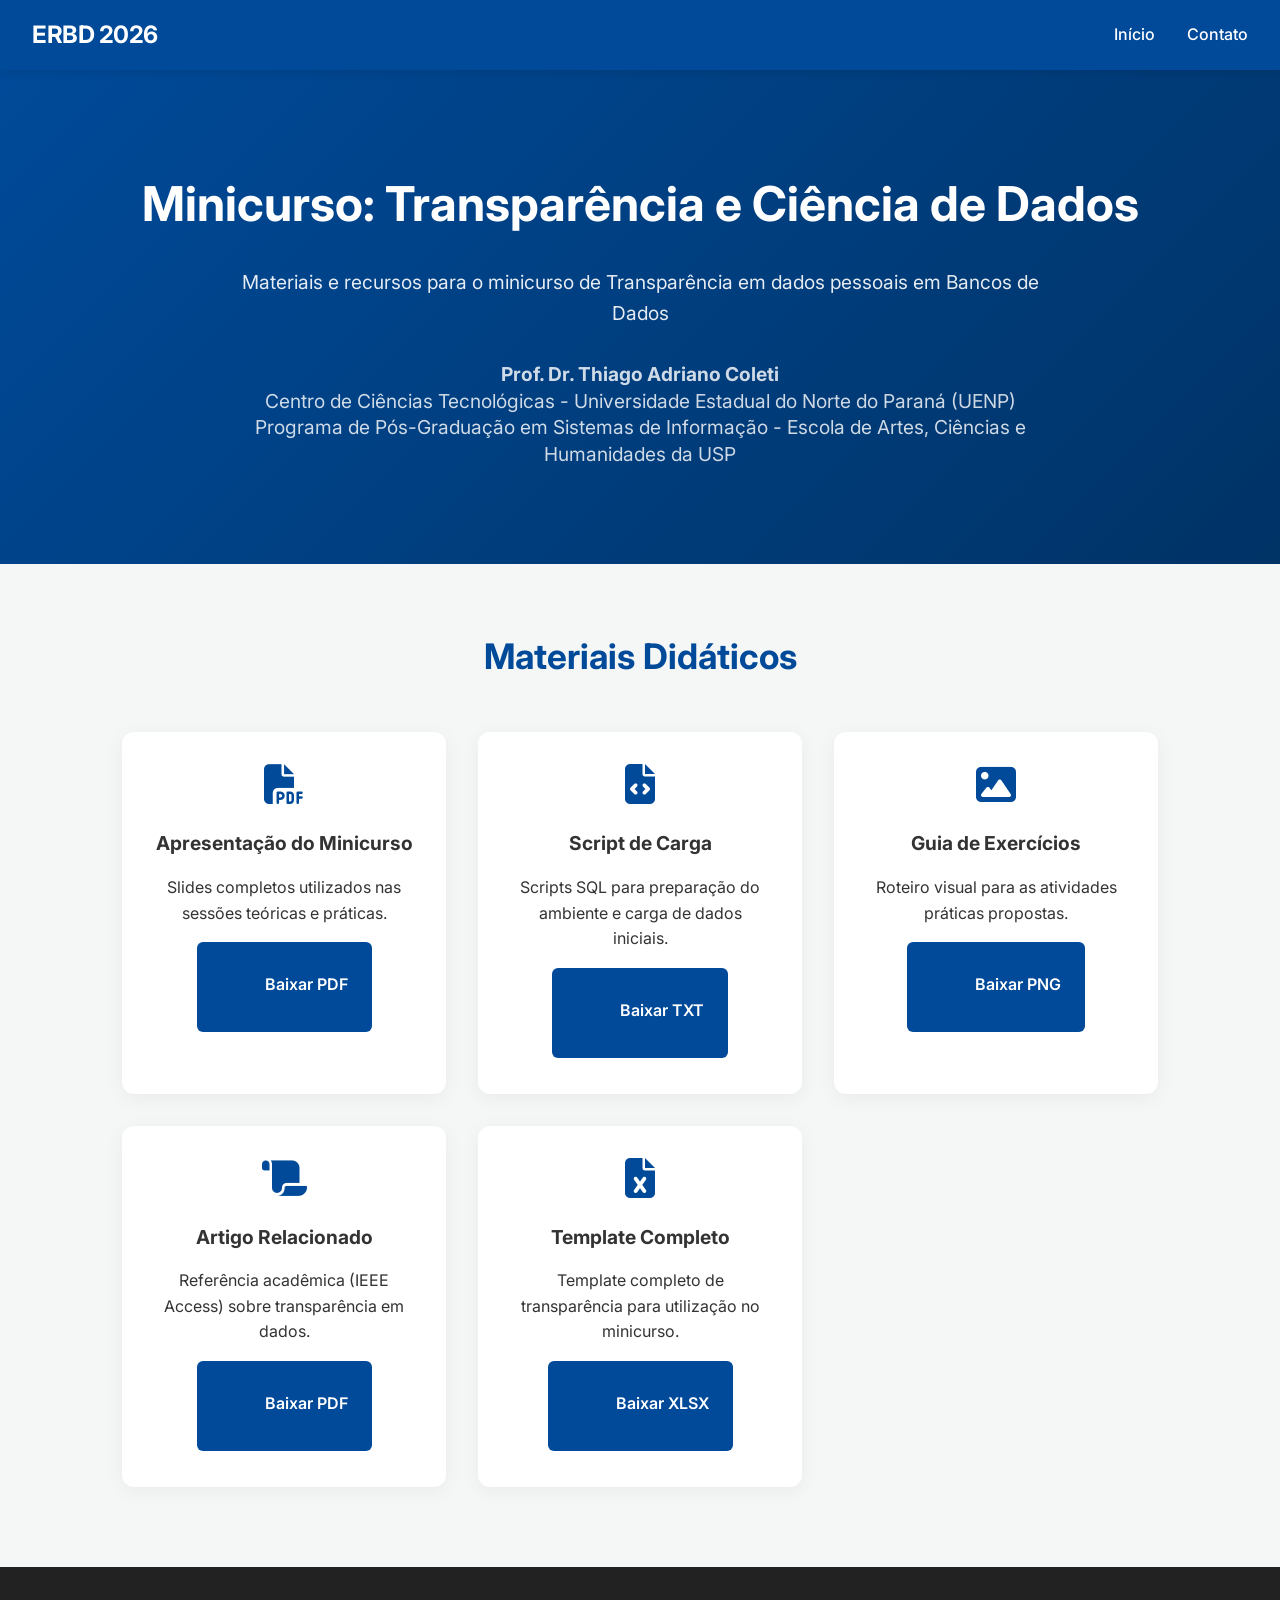
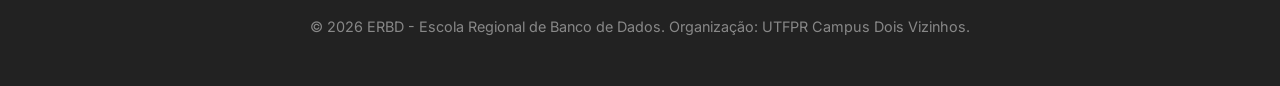
<file: index.html>
<!DOCTYPE html>
<html lang="pt-BR">

<head>
    <meta charset="UTF-8">
    <meta name="viewport" content="width=device-width, initial-scale=1.0">
    <title>Minicurso ERBD 2026 - Transparência em Dados</title>
    <meta name="description"
        content="Site de divulgação de materiais do minicurso da Escola Regional de Banco de Dados (ERBD) 2026.">
    <link rel="stylesheet" href="style.css">
    <!-- Font Awesome for icons -->
    <link rel="stylesheet" href="https://cdnjs.cloudflare.com/ajax/libs/font-awesome/6.4.0/css/all.min.css">
    <!-- Google Fonts -->
    <link rel="preconnect" href="https://fonts.googleapis.com">
    <link rel="preconnect" href="https://fonts.gstatic.com" crossorigin>
    <link href="https://fonts.googleapis.com/css2?family=Inter:wght@400;500;600;700&display=swap" rel="stylesheet">
</head>

<body>
    <header>
        <div class="logo-container">
            <span class="logo-text">ERBD 2026</span>
        </div>
        <nav>
            <ul>
                <li><a href="index.html">Início</a></li>
                <li><a href="contact.html">Contato</a></li>
            </ul>
        </nav>
    </header>

    <main>
        <section class="hero">
            <div class="hero-content">
                <h1>Minicurso: Transparência e Ciência de Dados</h1>
                <p>Materiais e recursos para o minicurso de Transparência em dados pessoais em Bancos de Dados</p>
                <div class="instructor-info" style="margin-top: 2rem; opacity: 0.9; font-size: 1rem; line-height: 1.4;">
                    <p><strong>Prof. Dr. Thiago Adriano Coleti</strong></p>
                    <p>Centro de Ciências Tecnológicas - Universidade Estadual do Norte do Paraná (UENP)</p>
                    <p>Programa de Pós-Graduação em Sistemas de Informação - Escola de Artes, Ciências e Humanidades da
                        USP</p>
                </div>
        </section>

        <section id="materiais" class="container">
            <h2>Materiais Didáticos</h2>
            <div class="materials-grid">
                <!-- Material 1 -->
                <div class="material-card">
                    <i class="fas fa-file-pdf"></i>
                    <h3>Apresentação do Minicurso</h3>
                    <p>Slides completos utilizados nas sessões teóricas e práticas.</p>
                    <a href="Minicurso-Transparencia-ERBD-2026.pdf" target="_blank" class="btn-download">
                        <i class="fas fa-download"></i> Baixar PDF
                    </a>
                </div>

                <!-- Material 2 -->
                <div class="material-card">
                    <i class="fas fa-file-code"></i>
                    <h3>Script de Carga</h3>
                    <p>Scripts SQL para preparação do ambiente e carga de dados iniciais.</p>
                    <a href="script_carga_dados.txt" class="btn-download" target="_blank">
                        <i class="fas fa-download"></i> Baixar TXT
                    </a>
                </div>

                <!-- Material 3 -->
                <div class="material-card">
                    <i class="fas fa-image"></i>
                    <h3>Guia de Exercícios</h3>
                    <p>Roteiro visual para as atividades práticas propostas.</p>
                    <a href="Exercicio_minicurso_erbd.png" target="_blank" class="btn-download">
                        <i class="fas fa-download"></i> Baixar PNG
                    </a>
                </div>

                <!-- Material 4 -->
                <div class="material-card">
                    <i class="fas fa-scroll"></i>
                    <h3>Artigo Relacionado</h3>
                    <p>Referência acadêmica (IEEE Access) sobre transparência em dados.</p>
                    <a href="2020_Paper_IEEE_Access.pdf" class="btn-download" target="_blank">
                        <i class="fas fa-download"></i> Baixar PDF
                    </a>
                </div>

                <!-- Material 5 -->
                <div class="material-card">
                    <i class="fas fa-file-excel"></i>
                    <h3>Template Completo</h3>
                    <p>Template completo de transparência para utilização no minicurso.</p>
                    <a href="template_transparencia_completo.rar" target="_blank" class="btn-download"
                        download="template_transparencia_completo.xlsx">
                        <i class="fas fa-download"></i> Baixar XLSX
                    </a>
                </div>


            </div>
        </section>
    </main>

    <footer>
        <p>&copy; 2026 ERBD - Escola Regional de Banco de Dados. Organização: UTFPR Campus Dois Vizinhos.</p>
    </footer>

    <script src="app.js"></script>
</body>

</html>
</file>
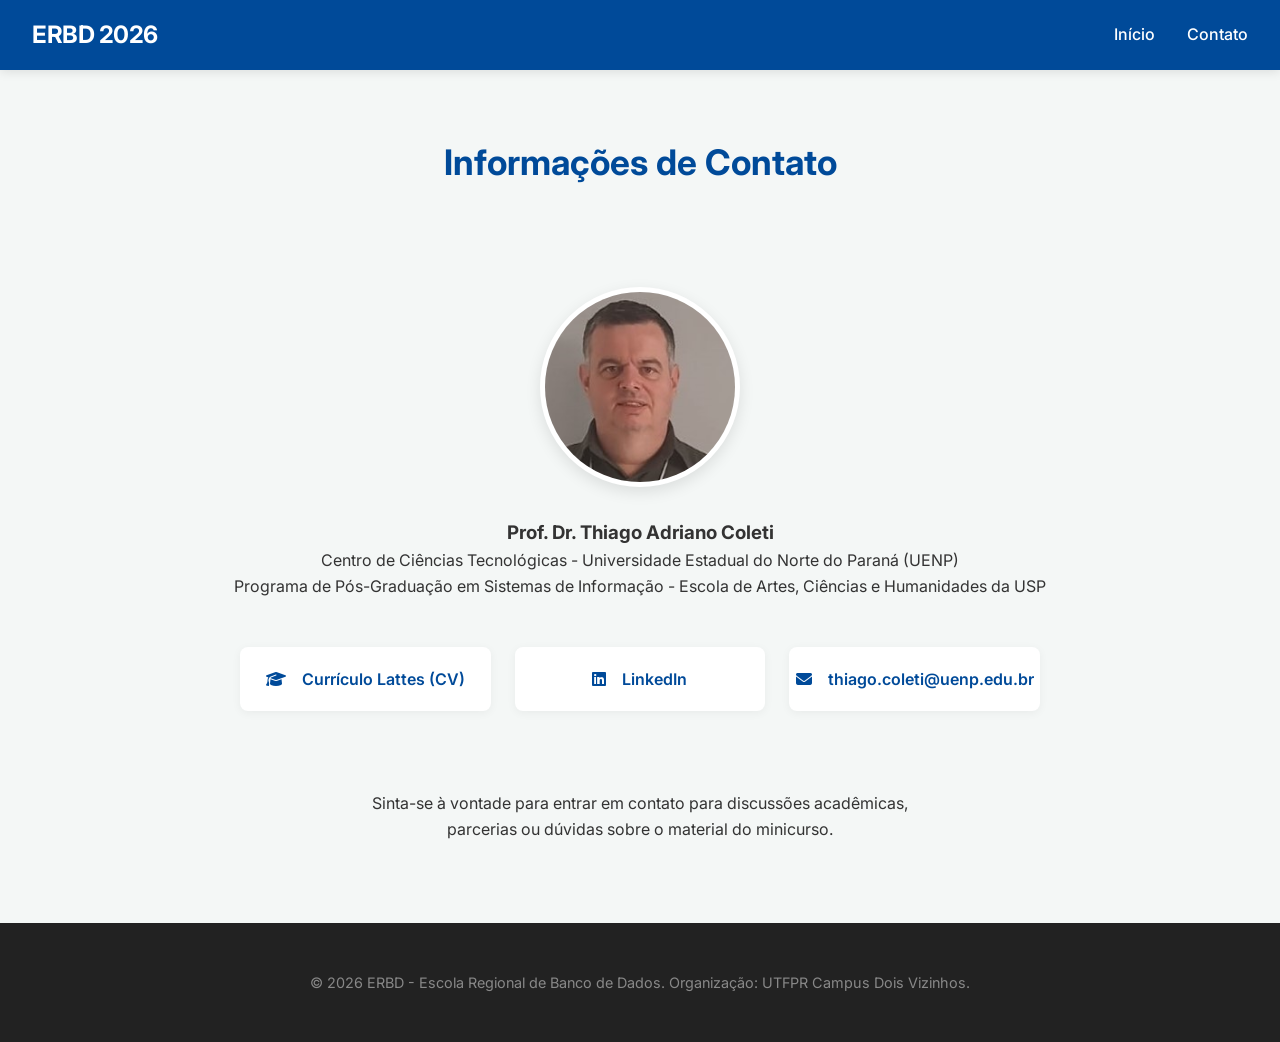
<file: contact.html>
<!DOCTYPE html>
<html lang="pt-BR">

<head>
    <meta charset="UTF-8">
    <meta name="viewport" content="width=device-width, initial-scale=1.0">
    <title>Contato - Minicurso ERBD 2026</title>
    <link rel="stylesheet" href="style.css">
    <link rel="stylesheet" href="https://cdnjs.cloudflare.com/ajax/libs/font-awesome/6.4.0/css/all.min.css">
    <link rel="preconnect" href="https://fonts.googleapis.com">
    <link rel="preconnect" href="https://fonts.gstatic.com" crossorigin>
    <link href="https://fonts.googleapis.com/css2?family=Inter:wght@400;500;600;700&display=swap" rel="stylesheet">
</head>

<body>
    <header>
        <div class="logo-container">
            <span class="logo-text">ERBD 2026</span>
        </div>
        <nav>
            <ul>
                <li><a href="index.html">Início</a></li>
                <li><a href="contact.html">Contato</a></li>
            </ul>
        </nav>
    </header>

    <main class="container">
        <section class="contact-container">
            <h2>Informações de Contato</h2>

            <div class="profile-section">
                <!-- Profile photo -->
                <img src="facial_2025_grande.jpg" alt="Prof. Dr. Thiago Adriano Coleti" class="profile-img">
                <h3>Prof. Dr. Thiago Adriano Coleti</h3>
                <p>Centro de Ciências Tecnológicas - Universidade Estadual do Norte do Paraná (UENP)</p>
                <p>Programa de Pós-Graduação em Sistemas de Informação - Escola de Artes, Ciências e Humanidades da USP
                </p>
            </div>

            <div class="links-grid">
                <!-- Lattes Link -->
                <a href="http://lattes.cnpq.br/8368597451080752" target="_blank" class="social-link">
                    <i class="fas fa-graduation-cap"></i>
                    Currículo Lattes (CV)
                </a>

                <!-- LinkedIn Link -->
                <a href="https://www.linkedin.com/in/thiago-adriano-coleti-73745059/" target="_blank"
                    class="social-link">
                    <i class="fab fa-linkedin"></i>
                    LinkedIn
                </a>

                <!-- Email Link -->
                <a href="mailto:thiago.coleti@uenp.edu.br" class="social-link">
                    <i class="fas fa-envelope"></i>
                    thiago.coleti@uenp.edu.br
                </a>
            </div>

            <div style="margin-top: 2rem; text-align: center; max-width: 600px;">
                <p>Sinta-se à vontade para entrar em contato para discussões acadêmicas, parcerias ou dúvidas sobre o
                    material do minicurso.</p>
            </div>
        </section>
    </main>

    <footer>
        <p>&copy; 2026 ERBD - Escola Regional de Banco de Dados. Organização: UTFPR Campus Dois Vizinhos.</p>
    </footer>

    <script src="app.js"></script>
</body>

</html>
</file>
<file: style.css>
:root {
    --primary-color: #004a99; /* SBC Blue */
    --secondary-color: #ffcc00; /* UTFPR Yellow */
    --text-color: #333;
    --bg-color: #f4f7f6;
    --white: #ffffff;
    --dark-blue: #003366;
    --transition: all 0.3s ease;
}

* {
    margin: 0;
    padding: 0;
    box-sizing: border-box;
}

body {
    font-family: 'Inter', system-ui, -apple-system, sans-serif;
    line-height: 1.6;
    color: var(--text-color);
    background-color: var(--bg-color);
}

header {
    background-color: var(--primary-color);
    color: var(--white);
    padding: 1rem 2rem;
    display: flex;
    justify-content: space-between;
    align-items: center;
    box-shadow: 0 2px 10px rgba(0,0,0,0.1);
    position: sticky;
    top: 0;
    z-index: 1000;
}

.logo-container {
    display: flex;
    align-items: center;
    gap: 1rem;
}

.logo-text {
    font-size: 1.5rem;
    font-weight: 700;
    letter-spacing: -0.5px;
}

nav ul {
    display: flex;
    list-style: none;
    gap: 2rem;
}

nav a {
    color: var(--white);
    text-decoration: none;
    font-weight: 500;
    transition: var(--transition);
}

nav a:hover {
    color: var(--secondary-color);
}

.hero {
    background: linear-gradient(135deg, var(--primary-color) 0%, var(--dark-blue) 100%);
    color: var(--white);
    padding: 6rem 2rem;
    text-align: center;
}

.hero h1 {
    font-size: 3rem;
    margin-bottom: 1.5rem;
}

.hero p {
    font-size: 1.2rem;
    max-width: 800px;
    margin: 0 auto;
    opacity: 0.9;
}

.container {
    max-width: 1100px;
    margin: 4rem auto;
    padding: 0 2rem;
}

section h2 {
    text-align: center;
    margin-bottom: 3rem;
    font-size: 2.2rem;
    color: var(--primary-color);
}

.materials-grid {
    display: grid;
    grid-template-columns: repeat(auto-fit, minmax(250px, 1fr));
    gap: 2rem;
}

.material-card {
    background: var(--white);
    padding: 2rem;
    border-radius: 12px;
    box-shadow: 0 4px 20px rgba(0,0,0,0.05);
    text-align: center;
    transition: var(--transition);
    border-bottom: 4px solid transparent;
}

.material-card:hover {
    transform: translateY(-5px);
    border-bottom: 4px solid var(--secondary-color);
}

.material-card i {
    font-size: 2.5rem;
    color: var(--primary-color);
    margin-bottom: 1.5rem;
}

.material-card h3 {
    margin-bottom: 1rem;
    font-size: 1.2rem;
}

.btn-download {
    display: inline-block;
    background-color: var(--primary-color);
    color: var(--white);
    padding: 0.8rem 1.5rem;
    text-decoration: none;
    border-radius: 6px;
    font-weight: 600;
    margin-top: 1rem;
    transition: var(--transition);
}

.btn-download:hover {
    background-color: var(--dark-blue);
    box-shadow: 0 4px 12px rgba(0,74,153,0.3);
}

/* Contact Page Styles */
.contact-container {
    display: flex;
    flex-direction: column;
    align-items: center;
    gap: 3rem;
}

.profile-section {
    text-align: center;
}

.profile-img {
    width: 200px;
    height: 200px;
    border-radius: 50%;
    background-color: #ddd;
    margin-bottom: 1.5rem;
    object-fit: cover;
    border: 5px solid var(--white);
    box-shadow: 0 5px 15px rgba(0,0,0,0.1);
}

.links-grid {
    display: grid;
    grid-template-columns: repeat(auto-fit, minmax(200px, 1fr));
    gap: 1.5rem;
    width: 100%;
    max-width: 800px;
}

.social-link {
    display: flex;
    align-items: center;
    justify-content: center;
    gap: 1rem;
    background: var(--white);
    padding: 1.2rem;
    border-radius: 8px;
    text-decoration: none;
    color: var(--primary-color);
    font-weight: 600;
    transition: var(--transition);
    box-shadow: 0 2px 10px rgba(0,0,0,0.05);
}

.social-link:hover {
    background: var(--primary-color);
    color: var(--white);
}

footer {
    background-color: #222;
    color: #888;
    text-align: center;
    padding: 3rem 2rem;
    margin-top: 5rem;
}

footer p {
    font-size: 0.9rem;
}

/* Responsive */
@media (max-width: 768px) {
    .hero h1 {
        font-size: 2rem;
    }
    
    header {
        flex-direction: column;
        gap: 1rem;
    }
    
    nav ul {
        gap: 1rem;
    }
}
</file>
